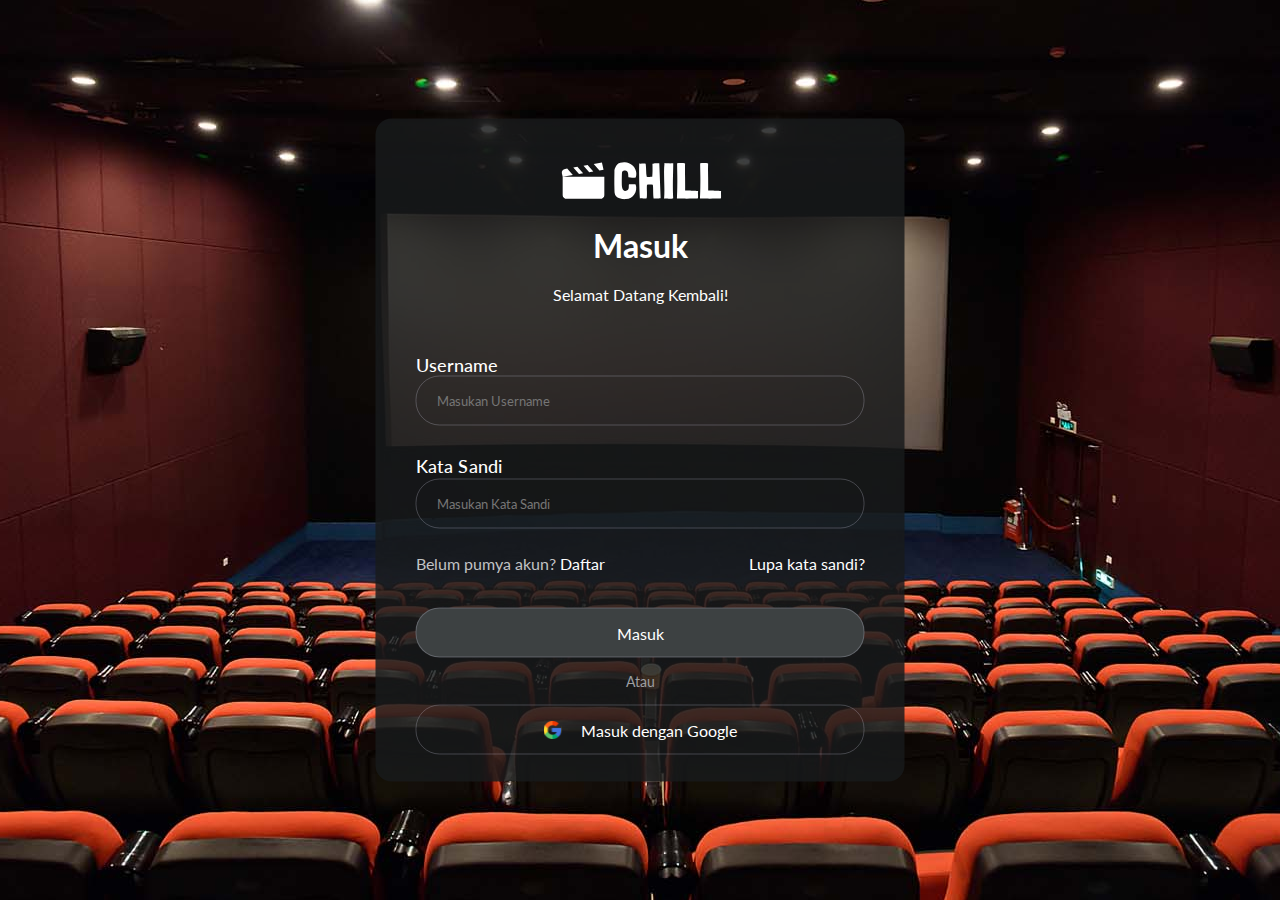
<file: pages/index.html>
<!DOCTYPE html>
<html lang="en">
<head>
    <meta charset="UTF-8">
    <meta name="viewport" content="width=device-width, initial-scale=1.0">
    <link rel="icon" href="../images/moviee.png">
    <title>CHILL - Form Login</title>
    <link rel="stylesheet" href="style.css">
    <link rel="stylesheet" href="https://cdnjs.cloudflare.com/ajax/libs/font-awesome/5.15.2/css/all.min.css"/>
</head>
<body>
    <div class="container">
        <div class="login">
            <header>
                <img src="../assets/vectors/Logo.svg" alt="CHILL-img">
                <h3>Masuk</h3>
                <p>Selamat Datang Kembali!</p>
            </header>

            <form action="#">
                <div class="field-username">
                    <label for="name">Username</label>
                    <input type="text" name="name" placeholder="Masukan Username">
                </div>

                <div class="field-pass">
                    <label for="password">Kata Sandi</label>
                    <input type="password" name="password" placeholder="Masukan Kata Sandi">
                </div>

                <div class="form-link">
                    <label for="signup-link">
                        <p>Belum pumya akun? <a href="about.html">Daftar</a></p>
                    </label>
                     <a href="#">Lupa kata sandi?</a>
                </div>

                
                <button class="button-login">
                    <span><a href="menu.html">Masuk</a></span>
                </button>

                <div class="option">Atau</div>
                
                <button class="media-option">
                    <img src="../assets/vectors/2991148 1.svg" alt="google-img">
                    <span><a href="">Masuk dengan Google</a></span>
                </button>

            </form>
            
        </div>
    </div>
    
</body>
</html>
</file>
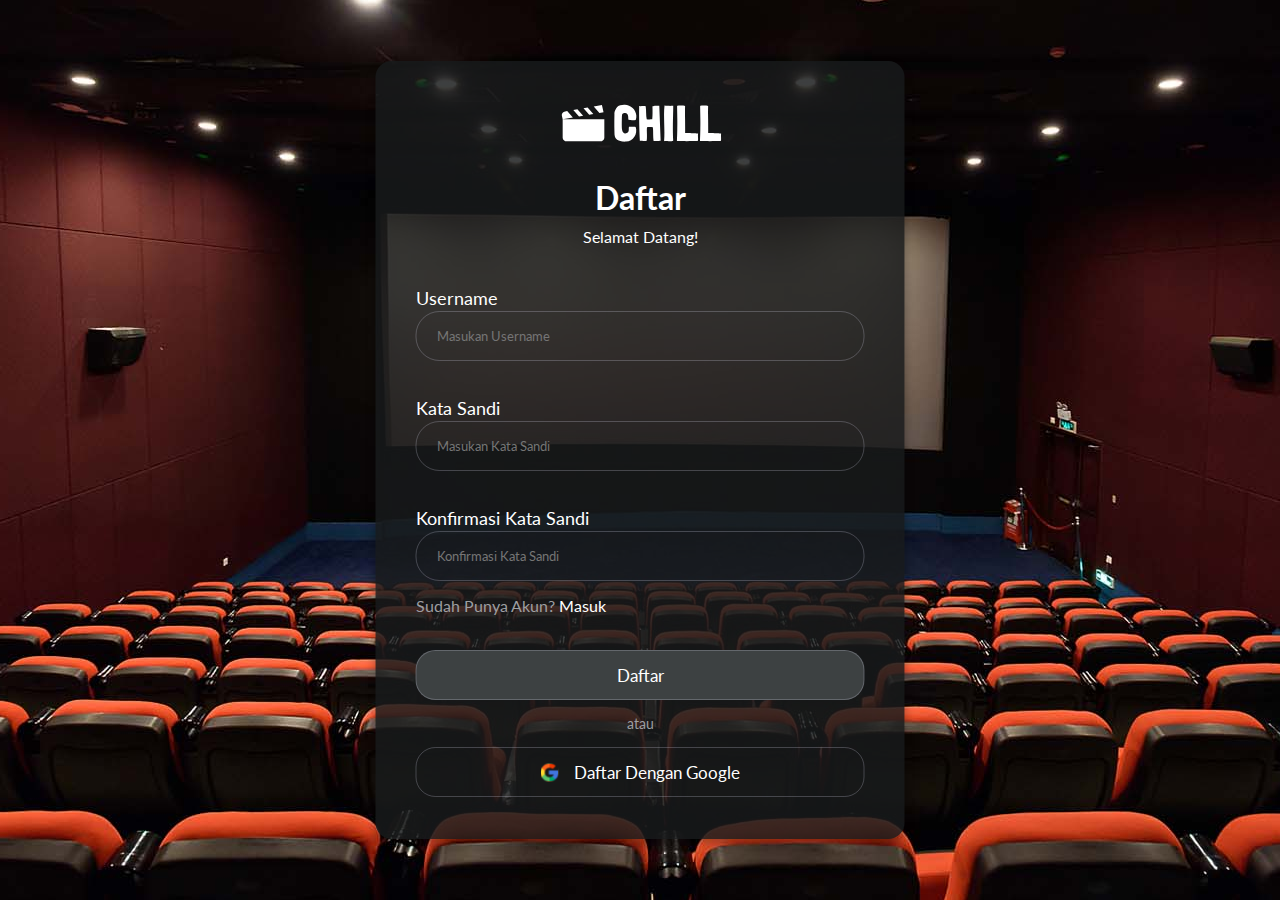
<file: pages/about.html>
<!DOCTYPE html>
<html lang="en">
<head>
    <meta charset="UTF-8">
    <meta name="viewport" content="width=device-width, initial-scale=1.0">
    <link rel="icon" href="../images/moviee.png">
    <title>CHILL - Form Register</title>
    <link rel="stylesheet" href="regis.css">
</head>
<body>
    <div class="container">
        <div class="register">
            <header>
                <img src="../assets/vectors/Logo.svg" alt="Italian Trulli">
            </header>
            
            <section class="menu-daftar">
                <h3>Daftar</h3>
                <p>Selamat Datang!</p>
            </section>

            <form action="#">
                <div class="field-user">
                    <label for="name">Username</label>
                    <input type="text" name="name" placeholder="Masukan Username">
                </div>

                <div class="field-pass">
                    <label for="password">Kata Sandi</label>
                    <input type="password" name="password" placeholder="Masukan Kata Sandi">
                </div>

                <div class="field-confir">
                    <label for="password">Konfirmasi Kata Sandi</label>
                    <input type="password" name="password" placeholder="Konfirmasi Kata Sandi">
                </div>

                <div class="log-link">
                    <p>Sudah Punya Akun?<a href="index.html"> Masuk</a></p>
                </div>
                
                <button type="submit" class="button-daftar">
                    Daftar
                </button>
                
                <div class="option">atau</div>
                
                <button class="btn-link">
                    <img src="../assets/vectors/2991148 1.svg" alt="google-img">
                    <span><a href="">Daftar Dengan Google</a></span>
                </button>

            </form>
        </div>
    </div>
    
</body>
</html>
</file>
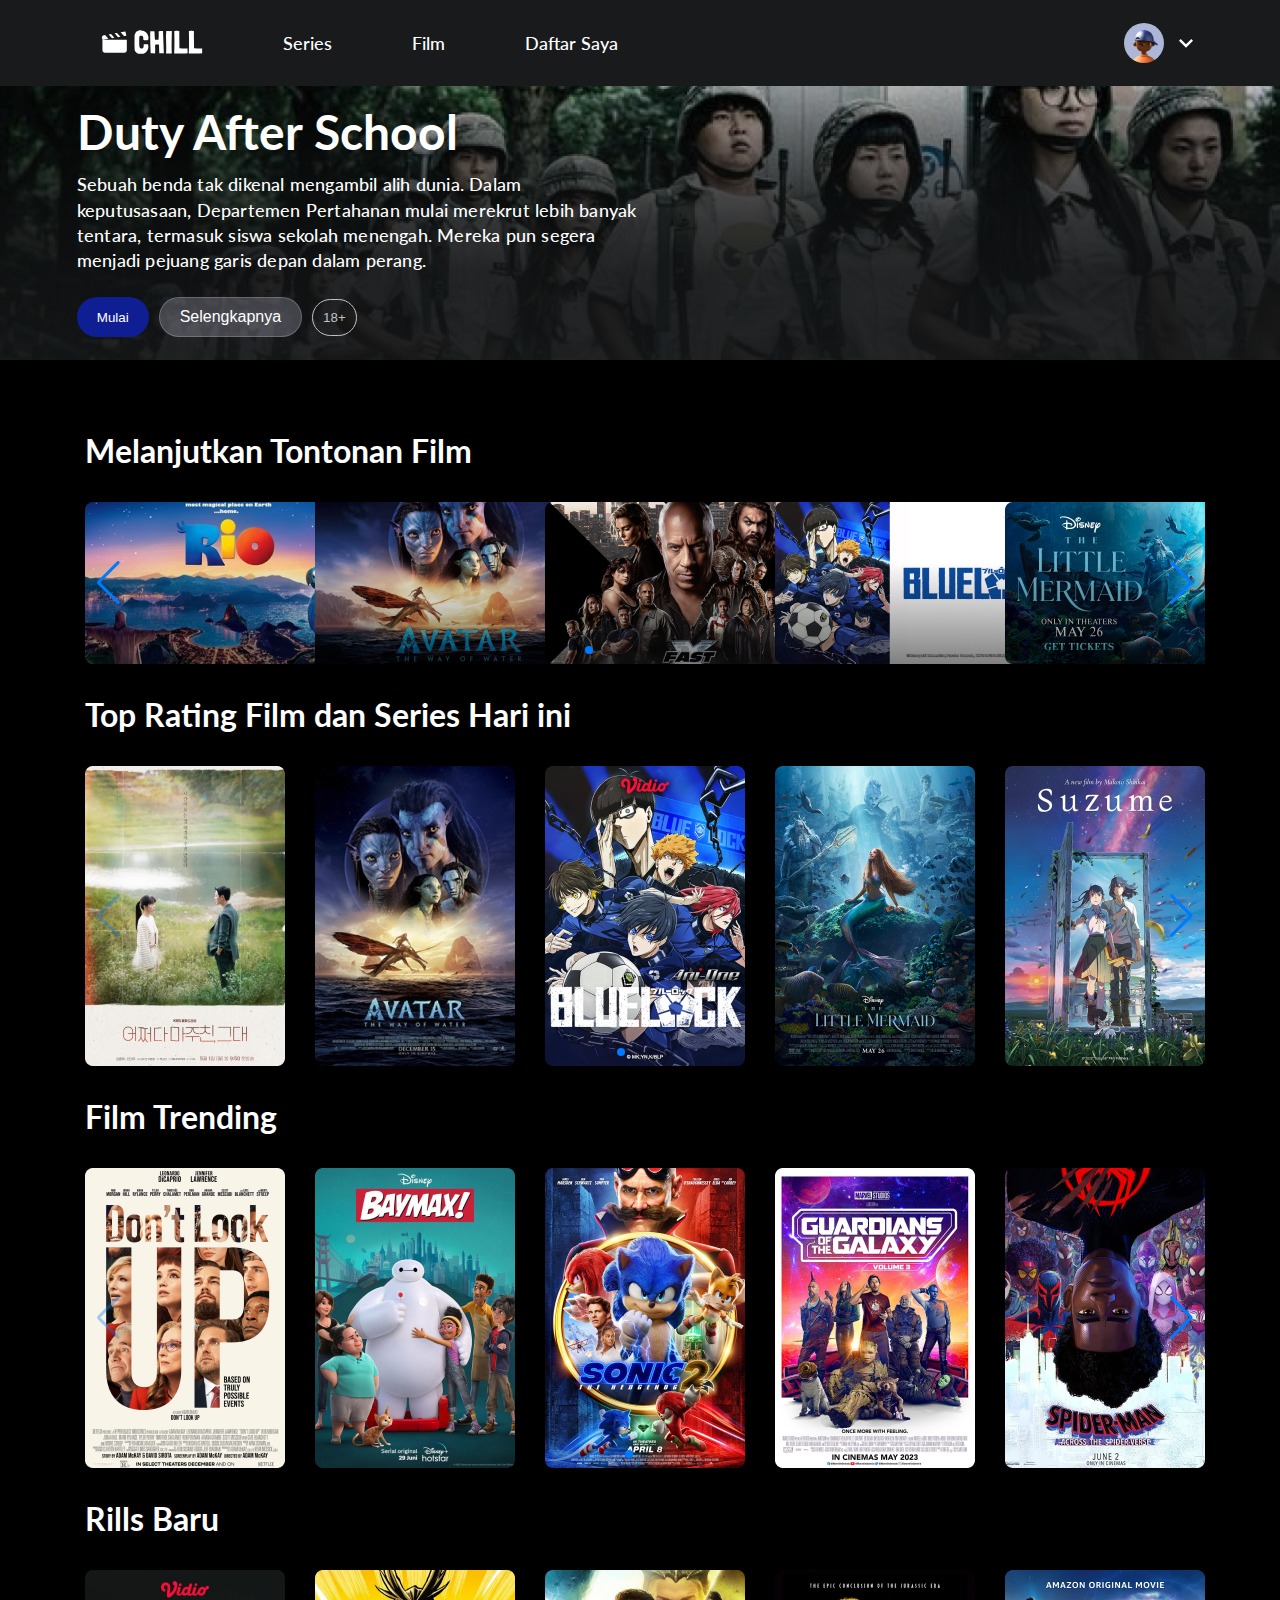
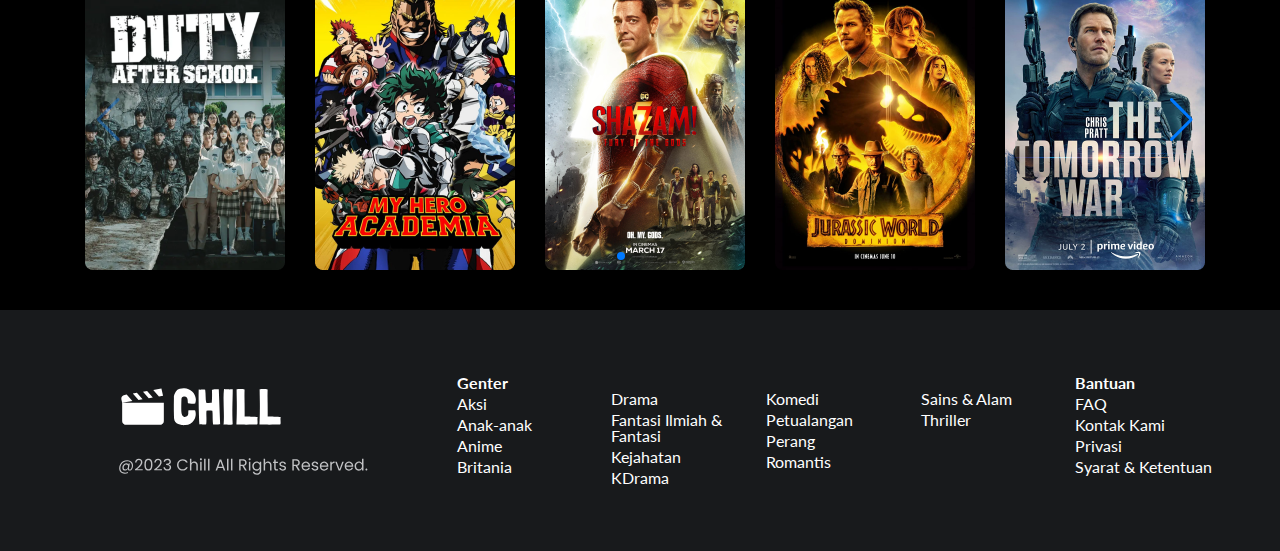
<file: pages/menu.html>
<!DOCTYPE html>
<html lang="en">
  <head>
    <meta charset="UTF-8" />
    <meta name="viewport" content="width=device-width, initial-scale=1.0" />
    <title>Swiper Slider</title>
    <!-- Swiper css -->
    <link
      rel="stylesheet"
      href="https://unpkg.com/swiper/swiper-bundle.min.css"
    />
    <link rel="stylesheet" href="menustyle.css" />
  </head>
  <body>
    <nav>
      <div class="logo">
        <ul>
          <li>
            <img src="/assets/vectors/Logo-menu.svg" alt="logo" />
          </li>
          <li><a href="index.html">Series</a></li>
          <li><a href="#">Film</a></li>
          <li><a href="#">Daftar Saya</a></li>
        </ul>
      </div>
      <div class="logo-2">
        <img src="/assets/vectors/Avatar.svg" alt="" />
      </div>
    </nav>

    <section class="hero" id="Series">
      <main class="content">
          <h1>Duty After School</h1>
          <p>Sebuah benda tak dikenal mengambil alih dunia. Dalam keputusasaan, Departemen Pertahanan mulai
              merekrut lebih banyak tentara, termasuk siswa sekolah menengah. Mereka pun segera menjadi pejuang
              garis depan dalam perang.</p>
          <div class="caption">
              <button class="btn">Mulai</button>
              <button class="border">Selengkapnya</button>
              <button class="icons">18+</button>
          </div>
      </main>
  </section>

    <div class="container">
      <!-- Content Swiper slider  Baru saja ditonton-->
      <section class="slider-container">
        <div class="swiper-container">
          <header>
            <h3>Melanjutkan Tontonan Film</h3>
          </header>
          <div class="swiper card-slidere">
            <div class="swiper-wrapper">
              <div class="swiper-slide">
                <div class="img-lanscape">
                  <img src="/images/lanscape/image 208.png" alt="film" />
                </div>
              </div>
              <div class="swiper-slide">
                <div class="img-lanscape">
                  <img src="/images/lanscape/image 217.png" alt="film" />
                </div>
              </div>
              <div class="swiper-slide">
                <div class="img-lanscape">
                  <img src="/images/lanscape/image 218.png" alt="film" />
                </div>
              </div>
              <div class="swiper-slide">
                <div class="img-lanscape">
                  <img src="/images/lanscape/image 219.png" alt="film" />
                </div>
              </div>
              <div class="swiper-slide">
                <div class="img-lanscape">
                  <img src="/images/lanscape/image 220.png" alt="film" />
                </div>
              </div>
              <div class="swiper-slide">
                <div class="img-lanscape">
                  <img src="/images/lanscape/image 221.png" alt="film" />
                </div>
              </div>
              <div class="swiper-slide">
                <div class="img-lanscape">
                  <img src="/images/lanscape/image 222.png" alt="film" />
                </div>
              </div>
              <div class="swiper-slide">
                <div class="img-lanscape">
                  <img src="/images/lanscape/image 226.png" alt="film" />
                </div>
              </div>
            </div>
            <div class="swiper-button-next"></div>
            <div class="swiper-button-prev"></div>
            <div class="swiper-pagination"></div>
          </div>
        </div>

        <div class="swiper-container">
          <header>
            <h3>Top Rating Film dan Series Hari ini</h3>
          </header>
          <div class="swiper card-slider">
            <div class="swiper-wrapper">
              <div class="swiper-slide">
                <div class="img-box">
                  <img src="/images/image 206.png" alt="film" />
                </div>
              </div>
              <div class="swiper-slide">
                <div class="img-box">
                  <img src="/images/image 208.png" alt="film" />
                </div>
              </div>
              <div class="swiper-slide">
                <div class="img-box">
                  <img src="/images/image 210.png" alt="film" />
                </div>
              </div>
              <div class="swiper-slide">
                <div class="img-box">
                  <img src="/images/image 211.png" alt="film" />
                </div>
              </div>
              <div class="swiper-slide">
                <div class="img-box">
                  <img src="/images/image 219.png" alt="film" />
                </div>
              </div>
              <div class="swiper-slide">
                <div class="img-box">
                  <img src="/images/image 221.png" alt="film" />
                </div>
              </div>
              <div class="swiper-slide">
                <div class="img-box">
                  <img src="/images/image 222.png" alt="film" />
                </div>
              </div>
              <div class="swiper-slide">
                <div class="img-box">
                  <img src="/images/image 223.png" alt="film" />
                </div>
              </div>
            </div>
            <div class="swiper-button-next"></div>
            <div class="swiper-button-prev"></div>
            <div class="swiper-pagination"></div>
          </div>
        </div>

        <div class="swiper-container">
          <header>
            <h3>Film Trending</h3>
          </header>
          <div class="swiper card-slider">
            <div class="swiper-wrapper">
              <div class="swiper-slide">
                <div class="img-box">
                  <img src="/images/image 225.png" alt="film" />
                </div>
              </div>
              <div class="swiper-slide">
                <div class="img-box">
                  <img src="/images/image 231.png" alt="film" />
                </div>
              </div>
              <div class="swiper-slide">
                <div class="img-box">
                  <img src="/images/image 234.png" alt="film" />
                </div>
              </div>
              <div class="swiper-slide">
                <div class="img-box">
                  <img src="/images/image 235.png" alt="film" />
                </div>
              </div>
              <div class="swiper-slide">
                <div class="img-box">
                  <img src="/images/image 236.png" alt="film" />
                </div>
              </div>
              <div class="swiper-slide">
                <div class="img-box">
                  <img src="/images/Number=10.png" alt="film" />
                </div>
              </div>
              <div class="swiper-slide">
                <div class="img-box">
                  <img src="/images/Number=11.png" alt="film" />
                </div>
              </div>
            </div>
            <div class="swiper-button-next"></div>
            <div class="swiper-button-prev"></div>
            <div class="swiper-pagination"></div>
          </div>
        </div>

        <div class="swiper-container">
          <header>
            <h3>Rills Baru</h3>
          </header>
          <div class="swiper card-slider">
            <div class="swiper-wrapper">
              <div class="swiper-slide">
                <div class="img-box">
                  <img src="/images/Number=17.png" alt="film" />
                </div>
              </div>
              <div class="swiper-slide">
                <div class="img-box">
                  <img src="/images/Number=18.png" alt="film" />
                </div>
              </div>
              <div class="swiper-slide">
                <div class="img-box">
                  <img src="/images/Number=2.png" alt="film" />
                </div>
              </div>
              <div class="swiper-slide">
                <div class="img-box">
                  <img src="/images/Number=25.png" alt="film" />
                </div>
              </div>
              <div class="swiper-slide">
                <div class="img-box">
                  <img src="/images/Number=7.png" alt="film" />
                </div>
              </div>
              <div class="swiper-slide">
                <div class="img-box">
                  <img src="/images/Number=8.png" alt="film" />
                </div>
              </div>
              <div class="swiper-slide">
                <div class="img-box">
                  <img src="/images/Number=9.png" alt="film" />
                </div>
              </div>
              <div class="swiper-slide">
                <div class="img-box">
                  <img src="/images/Number=10.png" alt="film" />
                </div>
              </div>
            </div>
            <div class="swiper-button-next"></div>
            <div class="swiper-button-prev"></div>
            <div class="swiper-pagination"></div>
          </div>
        </div>
      </section>
    </div>
    <footer>
      <div class="text-kiri">
        <img src="/assets/vectors/Frame 1000004495.svg" alt="" />
      </div>

      <div class="text-kanan">
        <div class="kanan-1">
          <p style="color: white; font-weight: bold">Genter</p>
          <p>Aksi</p>
          <p>Anak-anak</p>
          <p>Anime</p>
          <p>Britania</p>
        </div>

        <div class="kanan-2">
          <br>
          <p>Drama</p>
          <p>Fantasi Ilmiah & Fantasi</p>
          <p>Kejahatan</p>
          <p>KDrama</p>
        </div>

        <div class="kanan-3">
          <br>
          <p>Komedi</p>
          <p>Petualangan</p>
          <p>Perang</p>
          <p>Romantis</p>
        </div>

        <div class="kanan-3">
          <br>
          <p>Sains & Alam</p>
          <p>Thriller</p>
        </div>

        <div class="kanan-4">
          <p style="color: rgb(255, 255, 255); font-weight: bold">Bantuan</p>
          <p>FAQ</p>
          <p>Kontak Kami</p>
          <p>Privasi</p>
          <p>Syarat & Ketentuan</p>
        </div>
      </div>
    </footer>

    <!-- Swiper JS -->
    <script src="https://unpkg.com/swiper/swiper-bundle.min.js"></script>

    <!-- initialize swiper -->
    <script type="text/javascript">
      // new swiper samakan pada content class kita ("class="swiper-container")
      var swiper = new Swiper(".card-slider", {
        slidesPerView: 1,
        spaceBetween: 30,
        pagination: {
          el: ".swiper-pagination",
          clickable: true,
        },
        navigation: {
          nextEl: ".swiper-button-next",
          prevEl: ".swiper-button-prev",
        },
        breakpoints: {
          375: {
            slidesPerView: 1,
          },
          430: {
            slidesPerView: 2,
          },
          768: {
            slidesPerView: 3,
          },
          1000: {
            slidesPerView: 4,
          },
          1280: {
            slidesPerView: 5,
          },
        },
      });
    </script>

    <script type="text/javascript">
      // new swiper samakan pada content class kita ("class="swiper-container")
      var swiper = new Swiper(".card-slidere", {
        loop: true,
        speed: 1000,
        spaceBetween: 30,
        pagination: {
          el: ".swiper-pagination",
          clickable: true,
        },
        navigation: {
          nextEl: ".swiper-button-next",
          prevEl: ".swiper-button-prev",
        },
        breakpoints: {
          375: {
            slidesPerView: 1,
          },
          430: {
            slidesPerView: 2,
          },
          768: {
            slidesPerView: 3,
          },
          1000: {
            slidesPerView: 4,
          },
          1280: {
            slidesPerView: 5,
          },
        },
      });
    </script>
  </body>
</html>
</file>
<file: pages/style.css>
@import url('https://fonts.googleapis.com/css2?family=Lato:ital,wght@0,100;0,300;0,400;0,700;0,900;1,100;1,300;1,400;1,700;1,900&display=swap');
*{
  margin: 0;
  padding: 0;
  font-family: "Lato", sans-serif;
  box-sizing: border-box;
}

body {
    background: #000;
}

body::before {
    content: "";
    position: absolute;
    left: 0;
    top: 0;
    width: 100%;
    height: 100%;
    background: url("/images/bg1.jpg");
    background-position: center;
}

/* body{
    display: flex;
    justify-content: center;
    align-items: center;
    min-height: 100vh;
    max-width: 100%;
    background-image: url("/images/bg1.jpg");
} */
/* .container{
    display: flex;
    justify-content: center;
    align-items: center;
    position: absolute;
    left: 50%;
    top: 50%;
    width: 529px;
    height: 663px;
    background: rgba(24, 26, 28, 0.84);
    border-radius: 16px;
    padding: 40px;
    gap: 37px;
} */

.container{
    position: absolute;
    left: 50%;
    top: 50%;
    border-radius: 16px;
    padding: 40px;
    width: 529px;
    height: 663px;
    transform: translate(-50%, -50%);
    background: rgba(24, 26, 28, 0.84);
}
header{
    text-align: center;
}
header h3{
    margin: 20px 0;
    color: rgba(255, 255, 255, 1);
    font-size: 32px;
}
header p{
    color: rgba(255, 255, 255, 1);
    font-size: 16px;
}

.container form .field-username{
    height: 50px;
    width: 100%;
    margin: 50px auto;
}
.field-username label{
    font-size: 18px;
    color: rgba(255, 255, 255, 1);
    font-weight: 500;
}
.field-username input{
    height: 50px;
    width: 100%;
    color: white;
    background-color: rgba(231, 227, 252, 0);
    border: 1px solid rgba(231, 227, 252, 0.23);
    border-radius: 24px;
    padding: 14px 20px 14px 20px;
}
.field-pass{
    height: 50px;
    width: 100%;
    margin: 50px 0;
}
.field-pass label{
    font-size: 18px;
    color: rgba(255, 255, 255, 1);
    font-weight: 500;
    line-height: 25.2px;
    letter-spacing: 0.2px;
    align-items: center;
}
.field-pass input{
    height: 50px;
    width: 100%;
    background-color: rgba(231, 227, 252, 0);
    border: 1px solid rgba(231, 227, 252, 0.23);
    border-radius: 24px;
    color: white;
    padding: 14px 20px 14px 20px;
}
  .form-link label {
    align-items: center;
    font-size: 16px;
  }
  .form-link label p {
    color: rgba(255, 255, 255, 1) ;
  }
  .form-link label p a:hover{
      text-decoration: underline;
      color: blue;
  }
.form-link {
    display: flex;
    justify-content: space-between;
    margin: 25px 0 35px 0;
  }
.container .form-link p{
    color: rgba(193, 194, 196, 1);
}
.container .form-link a{
      color: rgba(255, 255, 255, 1);
      text-decoration: none;
  }
.container .form-link a:hover{
      text-decoration: underline;
      color: blue;
  }
.button-login{
    height: 50px;
    width: 100%;
    background-color: rgba(61, 65, 66, 1);
    border: 1px solid rgba(231, 227, 252, 0.23);
    border-radius: 24px;
    padding: 14px 20px 14px 20px;
}
.button-login a{
    color: rgba(255, 255, 255, 1);
    text-decoration: none;
    font-size: 16px;
}
.container .option{
    font-size: 14px;
    text-align: center;
    color:rgba(157, 158, 161, 1);
    padding: 15px;
}
.media-option{
    display: flex;
    justify-content: center;
    align-items: center;
    height: 50px;
    width: 100%;
    background-color: rgba(61, 65, 66, 0);
    font-size: 16px;
    border: 1px solid rgba(231, 227, 252, 0.23);
    border-radius: 24px;
    gap: 20px;
}
.media-option span a{
    color: white;
    text-decoration: none;
}
@media (max-width: 768px) {
    .container{
        width: 85%;
        top: 50%;
    }
    .container form {
        margin: 25px 0 40px;
    }
}
</file>
<file: pages/regis.css>
@import url('https://fonts.googleapis.com/css2?family=Lato:ital,wght@0,100;0,300;0,400;0,700;0,900;1,100;1,300;1,400;1,700;1,900&display=swap');
*{
  margin: 0;
  padding: 0;
  font-family: "Lato", sans-serif;
  box-sizing: border-box;
}

body {
    background: #000;
}

body::before {
    content: "";
    position: absolute;
    left: 0;
    top: 0;
    width: 100%;
    height: 100%;
    background: url("/images/bg1.jpg");
    background-position: center;
}

.container{
    position: absolute;
    left: 50%;
    top: 50%;
    border-radius: 16px;
    padding: 40px;
    width: 529px;
    height: 778px;
    transform: translate(-50%, -50%);
    background: rgba(24, 26, 28, 0.84);
    box-shadow: 0 5px 10px rgba(0,0,0,0.3);
}
/* body{
    display: grid;
    min-height: 100vh;
    width: 100%;
    place-items: center;
    background-image: url("/images/bg1.jpg");
} */
/* .container{
    display: flex;
    justify-content: center;
    width: 529px;
    height: 778px;
    background: rgba(24, 26, 28, 0.84);
    border-radius: 16px;
    box-shadow: 0 5px 10px rgba(0,0,0,0.3);
    padding: 40px;
} */
header{
    text-align: center;
}
.menu-daftar{
    text-align: center;
    color: rgba(255, 255, 255, 1);
    margin: 30px;
}
.menu-daftar h3{
    font-size: 32px;
    margin-bottom: 10px;
}
.menu-daftar p{
    font-size: 16px;
}
.field-user{
    height: 50px;
    width: 100%;
    margin: 40px 0;
}
.field-user label{
    font-size: 18px;
    color: rgba(255, 255, 255, 1);
    line-height: 25.2px;
    margin: 20px 0;
}
.field-user input{
    height: 50px;
    width: 100%;
    color: white;
    padding: 14px 20px 14px 20px ;
    font-size: 17;
    background-color: rgba(231, 227, 252, 0);
    border: 1px solid rgba(231, 227, 252, 0.23);
    border-radius: 24px;
    margin-bottom: 100px;
}
.field-pass{
    height: 50px;
    width: 100%;
    margin: 60px 0;
}
.field-pass label{
    font-size: 18px;
    color: rgba(255, 255, 255, 1);
    line-height: 25.2px;
}
.field-pass input{
    height: 50px;
    width: 100%;
    color: white;
    padding: 14px 20px 14px 20px ;
    font-size: 17;
    background-color: rgba(231, 227, 252, 0);
    border: 1px solid rgba(231, 227, 252, 0.23);
    border-radius: 24px;
}
.field-confir{
    height: 50px;
    width: 100%;
    margin: 40px 0;
}
.field-confir label{
    font-size: 18px;
    color: rgba(255, 255, 255, 1);
    line-height: 25.2px;
}
.field-confir input{
    height: 50px;
    width: 100%;
    color: white;
    padding: 14px 20px 14px 20px ;
    font-size: 17;
    background-color: rgba(231, 227, 252, 0);
    border: 1px solid rgba(231, 227, 252, 0.23);
    border-radius: 24px;
}
.log-link{
    font-size: 16px;
    margin: 25px 0 35px 0;
    color: rgba(157, 158, 161, 1);
}
.log-link a{
    color: white;
    text-decoration: none;
}
.log-link a:hover{
    color: blue;
    text-decoration: underline;
}
.btn input{
    height: 50px;
    width: 100%;
    background-color: rgba(61, 65, 66, 1);
    color: rgba(255, 255, 255, 1) ;
    font-size: 17px;
    border: 1px solid rgba(231, 227, 252, 0.23);
    border-radius: 20px;
    padding: 14px 20px 14px 20px;
}
.container .option{
    font-size: 14px;
    text-align: center;
    color: rgba(157, 158, 161, 1);
    padding: 15px;

}
.container .button-google .button-image{
    height: 50px;
    width: 100%;
    background-color: rgba(61, 65, 66, 1);
    color: white ;
    font-size: 17px;
    border: 1px solid silver;
    border-radius: 20px;
}
.button-daftar{
    height: 50px;
    width: 100%;
    background-color: rgba(61, 65, 66, 1);
    font-size: 17px;
    border: 1px solid rgba(231, 227, 252, 0.23);
    border-radius: 20px;
    color: white;
}
.btn-link{
    display: flex;
    justify-content: center;
    align-items: center;
    height: 50px;
    width: 100%;
    background-color: rgba(61, 65, 66, 0);
    font-size: 17px;
    border: 1px solid rgba(231, 227, 252, 0.23);
    border-radius: 20px;
    gap: 15px;
}
.btn-link a{
    color: white;
    text-decoration: none;
}

@media (max-width: 768px) {
    .container{
        width: 85%;
        top: 50%;
    }
    .container form {
        margin: 25px 0 40px;
    }
}
</file>
<file: pages/menustyle.css>
@import url('https://fonts.googleapis.com/css2?family=Lato:ital,wght@0,100;0,300;0,400;0,700;0,900;1,100;1,300;1,400;1,700;1,900&display=swap');
/* http://meyerweb.com/eric/tools/css/reset/ 
   v2.0 | 20110126
   License: none (public domain)
*/

html, body, div, span, applet, object, iframe,
h1, h2, h3, h4, h5, h6, p, blockquote, pre,
a, abbr, acronym, address, big, cite, code,
del, dfn, em, img, ins, kbd, q, s, samp,
small, strike, strong, sub, sup, tt, var,
b, u, i, center,
dl, dt, dd, ol, ul, li,
fieldset, form, label, legend,
table, caption, tbody, tfoot, thead, tr, th, td,
article, aside, canvas, details, embed, 
figure, figcaption, footer, header, hgroup, 
menu, nav, output, ruby, section, summary,
time, mark, audio, video {
	margin: 0;
	padding: 0;
	border: 0;
	font-size: 100%;
	font: inherit;
	vertical-align: baseline;
}
/* HTML5 display-role reset for older browsers */
article, aside, details, figcaption, figure, 
footer, header, hgroup, menu, nav, section {
	display: block;
}
body {
	line-height: 1;
}
ol, ul {
	list-style: none;
}
blockquote, q {
	quotes: none;
}
blockquote:before, blockquote:after,
q:before, q:after {
	content: '';
	content: none;
}
table {
	border-collapse: collapse;
	border-spacing: 0;
}

/*  */
body {
  background-color: black;
  color: #fff;
  font-family: "Lato", sans-serif;
  box-sizing: border-box;
}

nav {
  display: flex;
  justify-content: space-between; /* Mengatur jarak antara elemen-elemen di dalam nav */
  align-items: center;
  padding: 20px 80px; /* Menambahkan padding agar tampilan lebih rapi */
  background-color: #181a1c;
}
nav ul {
  display: flex;
  align-items: center;
  gap: 80px;
}

.logo ul li a {
  font-weight: 500;
  font-size: 18px;
  color: rgba(255, 255, 255, 1);
  text-decoration: none;
}

.logo {
  display: flex;
  align-items: center;
}

.logo img {
  width: 103px;
  height: 44px;
  margin-left: 20px; /* Memberikan jarak antara gambar logo dan teks "kategori" */
}

.logo-2 {
  display: flex;
  align-items: center;
}

.logo-2 img {
  width: 76px;
  height: 40px;
}
/*  */
.header {
  margin: 10px auto; /* Atur margin atas dan bawah 10px, sementara margin kiri dan kanan auto */
  width: 80%; /* Atur lebar header, bisa disesuaikan sesuai kebutuhan */ /* Atur posisi relative untuk header */
}

.hero {
  display: flex;
  align-items: center;
  background-image: url("/images/Rectangle\ 9.png");
  background-size: cover;
  background-position: center;
  position: relative;
  padding: 1.4rem 6%;
}

.hero::after {
  content: "";
  display: block;
  position: absolute;
  top: 0;
  left: 0;
  width: 100%;
  height: 100%;
  background: linear-gradient(
    rgba(0, 0, 0, 0),
    rgba(16, 18, 19, 0.479),
    rgba(24, 26, 28, 0.166)
  );
}

.hero .content {
  z-index: 1;
  color: #fff;
  max-width: 50%;
}

.hero .content h1 {
  font-size: 3.5em;
  margin-bottom: 1rem;
  font-weight: 700;
  font-style: normal;
  font-size: 48px;
}

.hero .content p {
  color: #fff;
  /* Body Large/Large-Medium */
  font-family: Lato;
  font-size: 18px;
  font-style: normal;
  font-weight: 500;
  line-height: 140%; /* 25.2px */
  letter-spacing: 0.2px;
  margin-bottom: 1.5rem;
}

.caption {
  display: flex;
  gap: 10px;
  align-items: center;
}

.btn,
.border {
  padding: 10px 20px;
  border: none;
  cursor: pointer;
}

.btn {
  display: flex;
  flex-direction: column;
  justify-content: center;
  align-items: center;
  align-self: stretch;
  border-radius: 48px;
  background: var(--Primary-300, #0F1E93);
  color: white
}

.border {
  background-color: rgba(231, 227, 252, 0.23);
  border: 1px solid rgba(231, 227, 252, 0.23);
  border-radius: 20px;
  font-size: 16px;
  color: #fff;
}

.icons {
  display: flex;
  padding: 10px;
  align-items: flex-start;
  gap: 10px;
  border-radius: 24px;
  border: 1px solid var(--text-light-secondary, #C1C2C4);
  background: transparent;
  color: #C1C2C4;
}

/*  */
.container {
  display: flex;
  justify-content: center;
  align-items: center;
  padding: 40px 80px;
  flex-direction: column;
  box-sizing: border-box;
}
.slider-container {
  width: 100%;
  margin-left: 10px;
}
.swiper-container header h3 {
  margin: 35px 0;
  font-size: 32px;
  font-style: normal;
  font-weight: 700;
}

.img-lanscape img {
  display: flex;
  height: 162px;
  justify-content: center;
  align-items: center;
  align-self: stretch;
}
.img-box img {
  display: flex;
  flex-direction: column;
  justify-content: center;
  align-items: center;
  flex: 1 0 0;
  align-self: stretch;
}
.swiper-slide h3 {
  font-size: 32px;
  font-weight: 700;
}
/*  */

footer {
  padding: 60px 50px; /* Mengurangi padding agar lebih responsif */
  display: flex;
  flex-wrap: wrap; /* Memastikan elemen dalam footer bisa membungkus */
  background-color: #181a1c;
  width: 100%;
  font-size: 160x;
  box-sizing: border-box; /* Memastikan padding termasuk dalam ukuran elemen */
}

footer .text-kiri {
  flex: .5; /* Membuat elemen ini mengambil ruang yang tersedia */
  min-width: 200px; /* Menetapkan lebar minimum agar tidak terlalu kecil */
  margin-right: 20px; /* Jarak antara text-kiri dan text-kanan */
  justify-content: center;
  display: flex;
  align-items: center;
}

footer .text-kiri p {
  margin-top: 10px;
}

footer .text-kanan {
  display: flex;
  flex: 1; /* Membuat elemen ini mengambil lebih banyak ruang */
  justify-content: space-between; /* Mengatur jarak antara kolom */
  flex-wrap: wrap; /* Memastikan kolom bisa membungkus saat layar kecil */
  min-width: 200px; /* Menetapkan lebar minimum agar tidak terlalu kecil */
}

footer .text-kanan > div {
  flex: 1; /* Membuat setiap kolom mengambil ruang yang tersedia */
  min-width: 150px; /* Menetapkan lebar minimum agar kolom tidak terlalu kecil */
}

footer .text-kanan p {
  margin: 5px 0; /* Memberikan jarak vertikal pada teks */
}

@media (max-width: 768px) {
  .container {
    width: 90%;
    top: 50%;
  }
}
</file>
